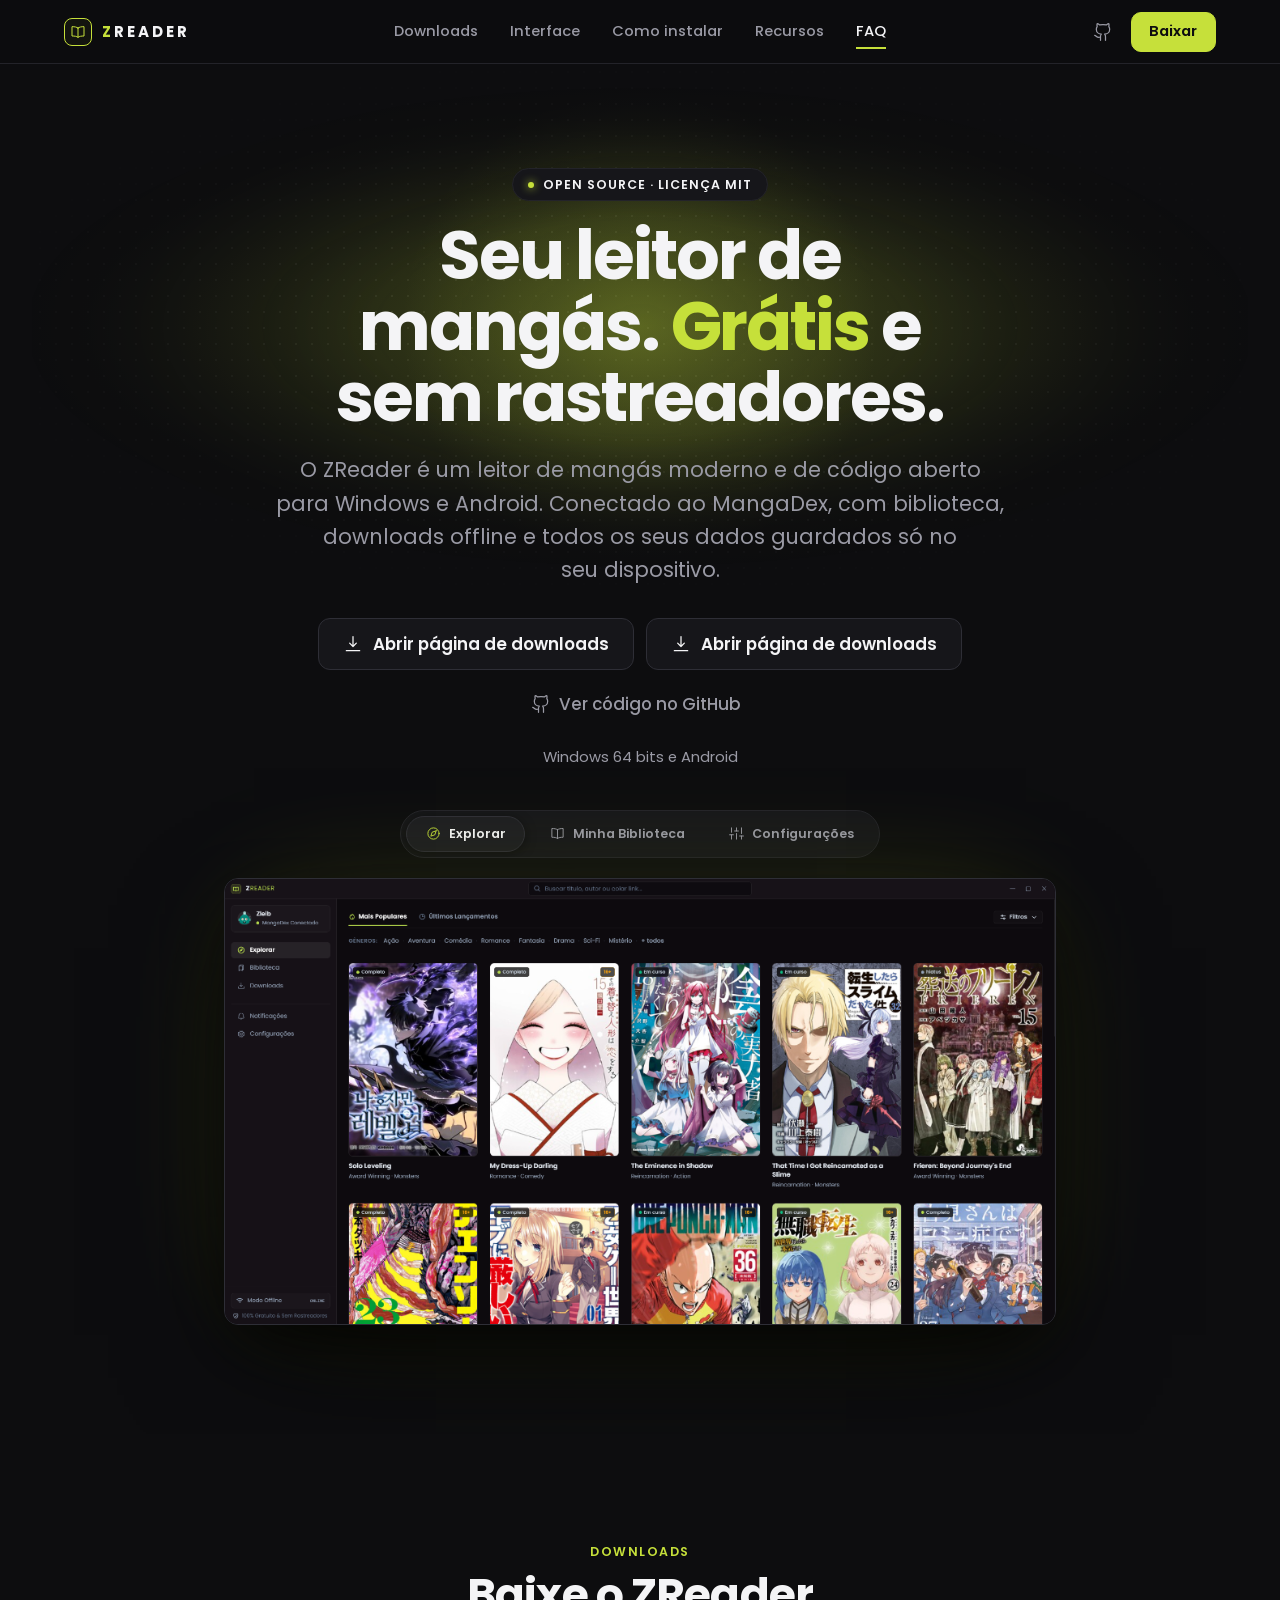
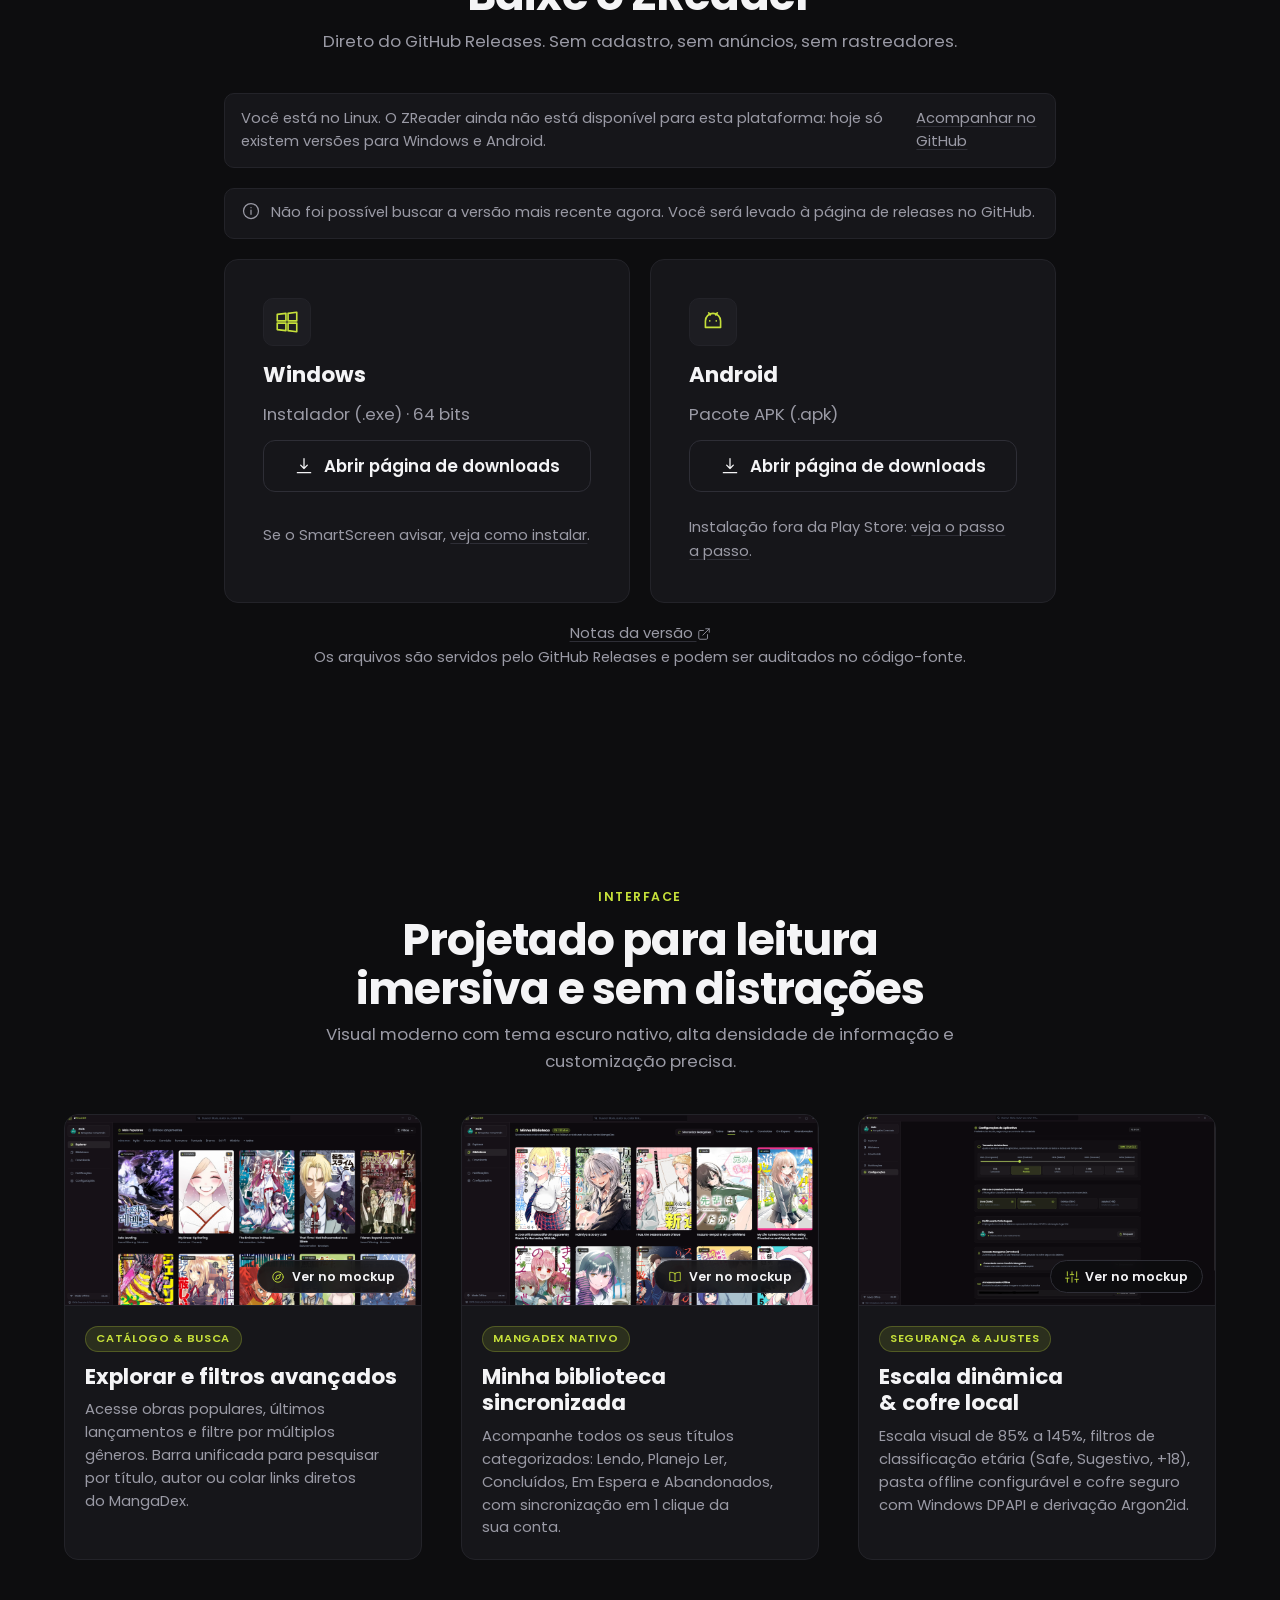
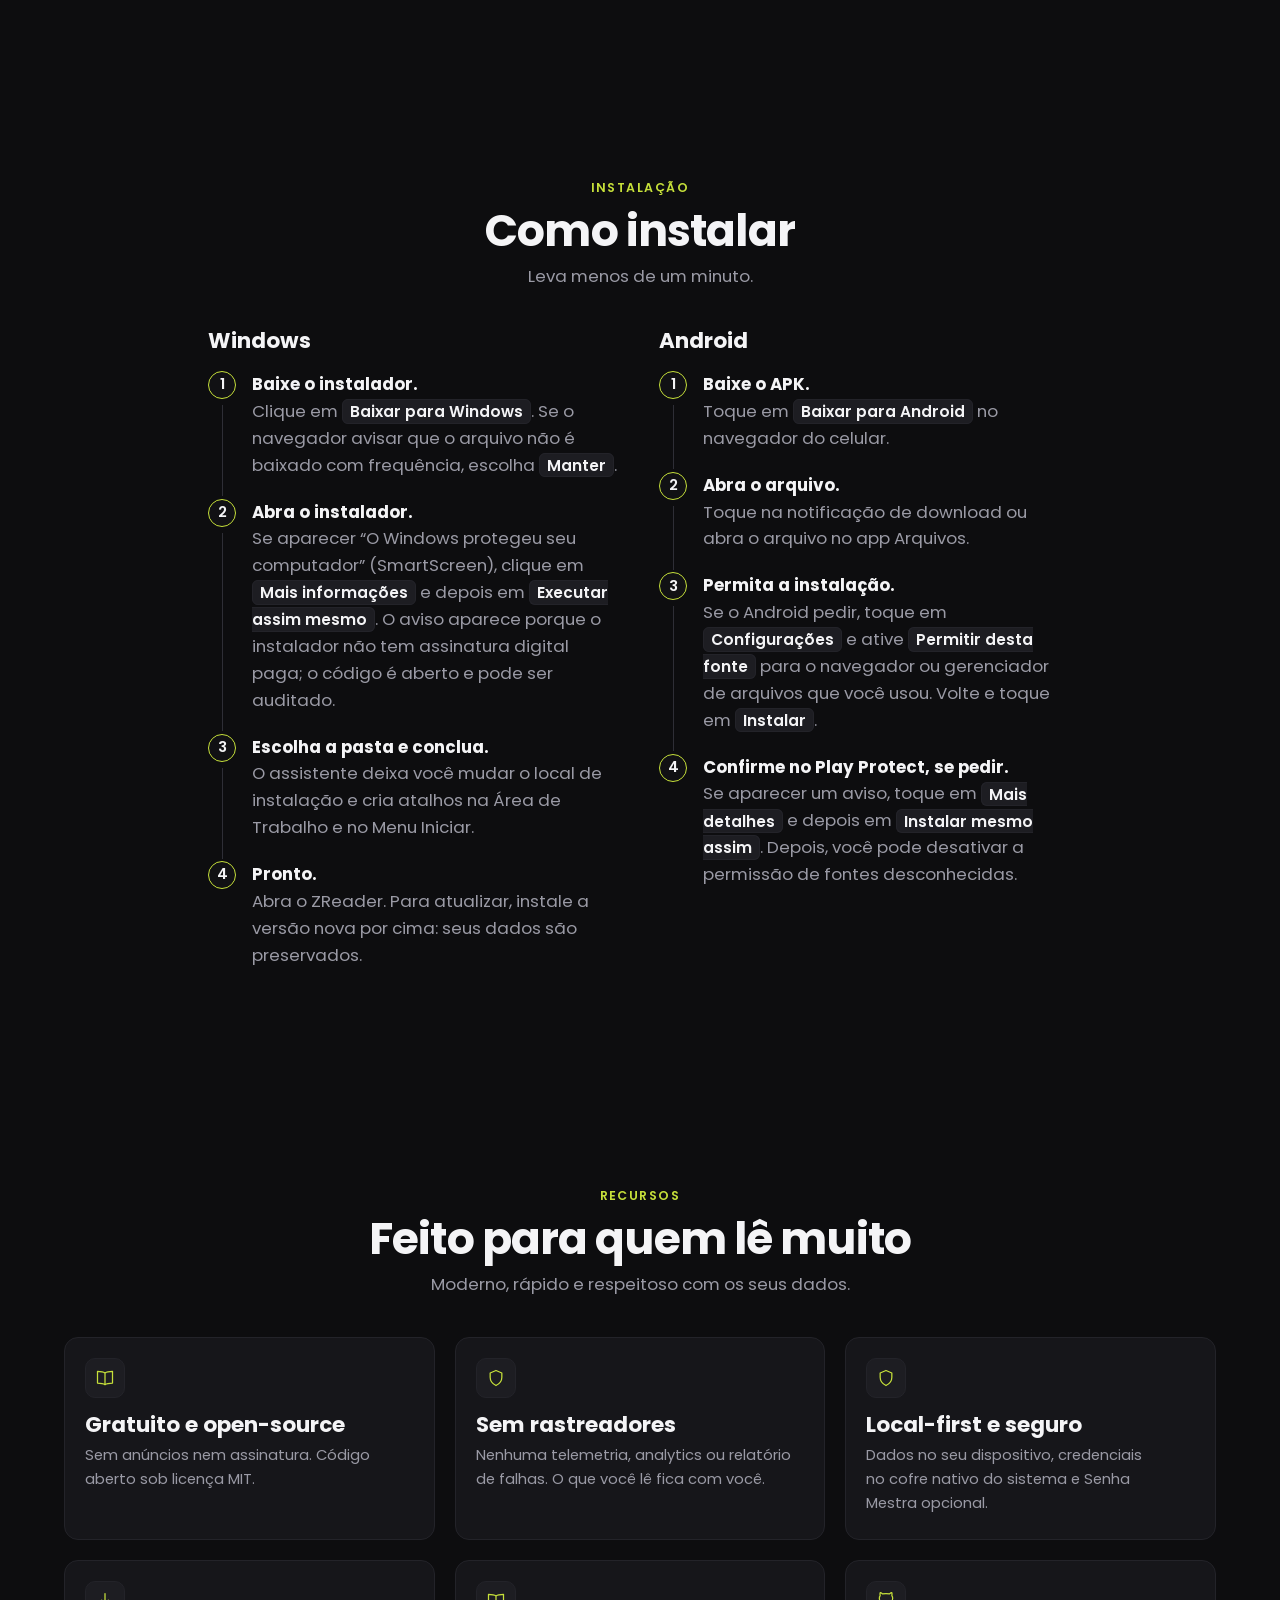
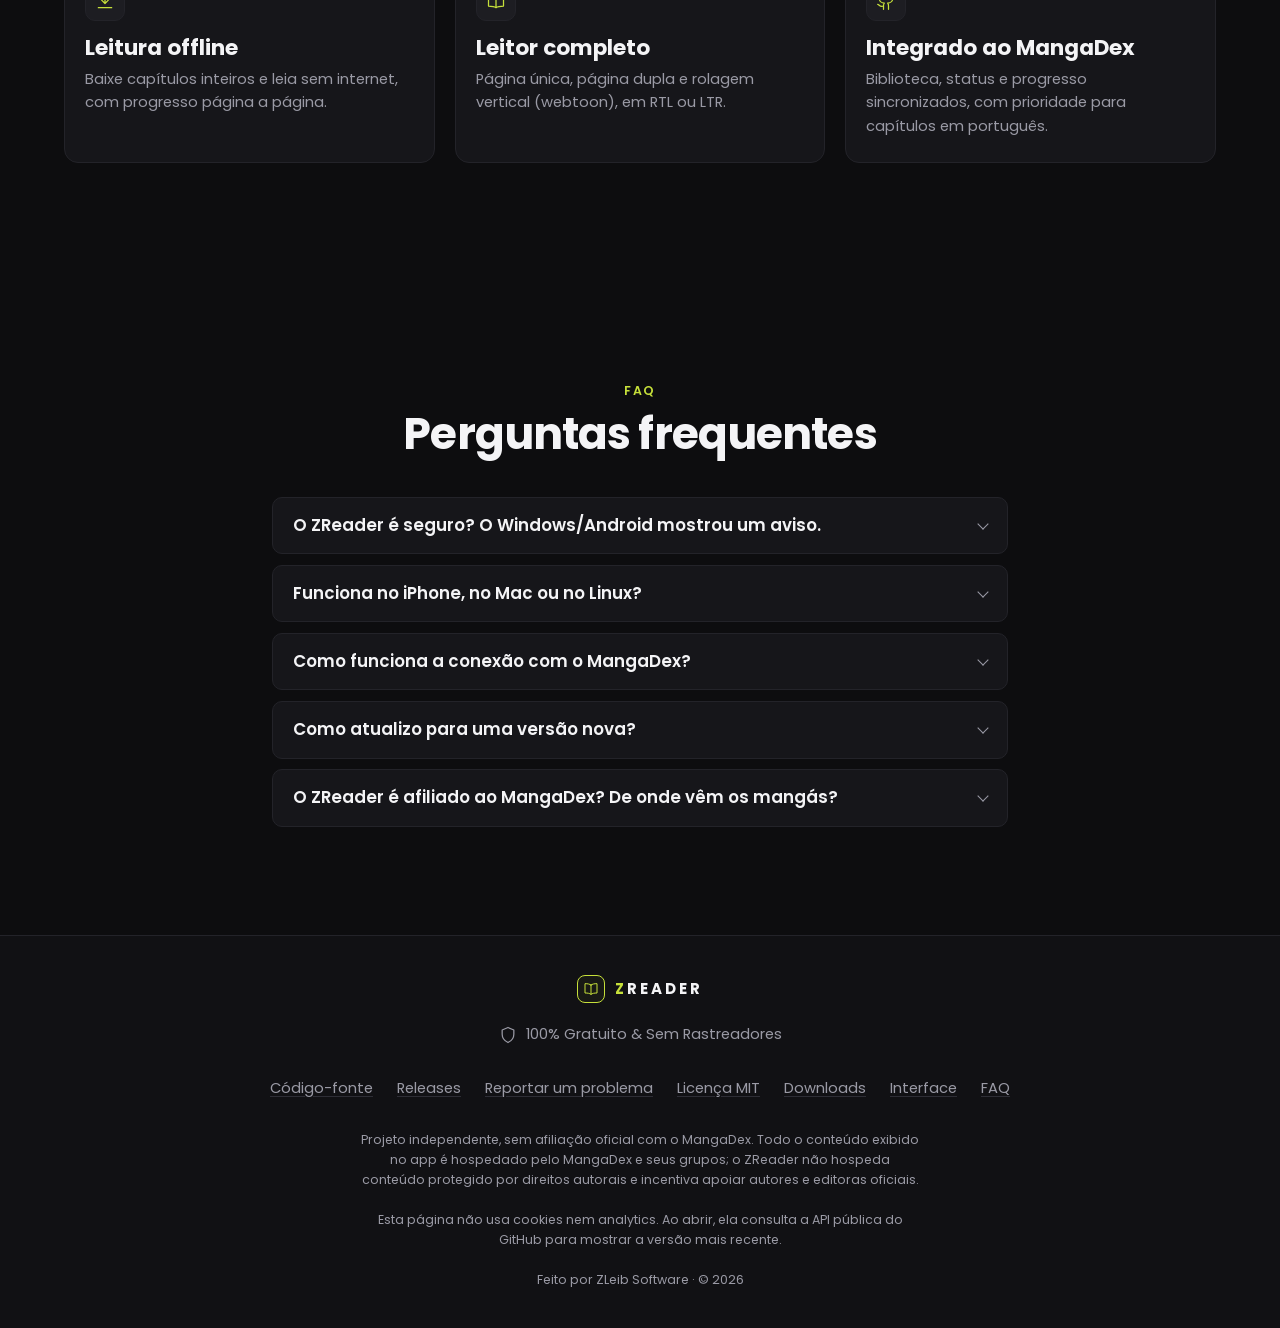
<file: index.html>
<!doctype html>
<html lang="pt-BR">
<head>
<meta charset="utf-8">
<meta name="viewport" content="width=device-width, initial-scale=1, viewport-fit=cover">
<title>ZReader — Leitor de mangás grátis para Windows e Android</title>
<meta name="description" content="Baixe o ZReader: leitor de mangás open-source, local-first e sem rastreadores, integrado ao MangaDex. Instalador para Windows e APK para Android.">
<meta name="theme-color" content="#0d0d0f">
<meta name="color-scheme" content="dark">
<link rel="canonical" href="https://zleibreader.vercel.app/">

<!-- Open Graph / Facebook -->
<meta property="og:type" content="website">
<meta property="og:locale" content="pt_BR">
<meta property="og:site_name" content="ZReader">
<meta property="og:title" content="ZReader — Leitor de mangás grátis para Windows e Android">
<meta property="og:description" content="Baixe o ZReader: leitor de mangás open-source, local-first e sem rastreadores, integrado ao MangaDex. Instalador para Windows e APK para Android.">
<meta property="og:url" content="https://zleibreader.vercel.app/">
<meta property="og:image" content="https://zleibreader.vercel.app/assets/img/og.svg">
<meta property="og:image:width" content="1200">
<meta property="og:image:height" content="630">
<meta property="og:image:alt" content="Prévia visual do ZReader: leitor de mangás grátis para Windows e Android">

<!-- Twitter Cards -->
<meta name="twitter:card" content="summary_large_image">
<meta name="twitter:title" content="ZReader — Leitor de mangás grátis para Windows e Android">
<meta name="twitter:description" content="Baixe o ZReader: leitor de mangás open-source, local-first e sem rastreadores, integrado ao MangaDex.">
<meta name="twitter:image" content="https://zleibreader.vercel.app/assets/img/og.svg">

<!-- Favicon -->
<link rel="icon" href="assets/img/favicon.svg" type="image/svg+xml">

<!-- Preload de Fontes Self-Hosted (pesos 400 e 700) -->
<link rel="preload" href="assets/fonts/poppins-latin-400-normal.woff2" as="font" type="font/woff2" crossorigin>
<link rel="preload" href="assets/fonts/poppins-latin-700-normal.woff2" as="font" type="font/woff2" crossorigin>

<!-- Folha de Estilos e Módulos JavaScript -->
<link rel="stylesheet" href="assets/css/style.css">
<link rel="modulepreload" href="assets/js/main.js">
<link rel="modulepreload" href="assets/js/platform.js">
<link rel="modulepreload" href="assets/js/release.js">
<link rel="modulepreload" href="assets/js/mock.js">
<link rel="modulepreload" href="assets/js/ui.js">
<script type="module" src="assets/js/main.js"></script>

<!-- JSON-LD Estruturado -->
<script type="application/ld+json">
{
  "@context": "https://schema.org",
  "@type": "SoftwareApplication",
  "name": "ZReader",
  "applicationCategory": "EntertainmentApplication",
  "operatingSystem": "Windows, Android",
  "description": "Leitor de mangás desktop e mobile moderno, local-first e seguro, que consome a API oficial v5 do MangaDex.",
  "offers": {
    "@type": "Offer",
    "price": "0",
    "priceCurrency": "BRL"
  },
  "license": "https://opensource.org/licenses/MIT",
  "downloadUrl": "https://github.com/zleib-software/ZReader/releases/latest",
  "codeRepository": "https://github.com/zleib-software/ZReader"
}
</script>
</head>
<body>
<div id="top"></div>
<a class="skip" href="#main">Pular para o conteúdo</a>

<!-- Faixa para navegadores embutidos (WebViews) -->
<aside class="strip" id="in-app-banner" hidden>
  <svg class="i" aria-hidden="true"><use href="#i-info"/></svg>
  <span>Para baixar, abra esta página no Chrome ou no Safari.</span>
  <button type="button" class="btn-copy" data-copy-link>Copiar link</button>
  <button type="button" class="btn-copy" data-dismiss-banner aria-label="Fechar aviso">✕</button>
</aside>

<header class="hdr"><div class="wrap">
  <a class="logo" href="#top" aria-label="ZReader, início">
    <span class="logo__mark"><svg class="i" aria-hidden="true"><use href="#i-book"/></svg></span>
    <span><b>Z</b>READER</span>
  </a>
  <nav class="nav" aria-label="Principal">
    <a href="#downloads">Downloads</a>
    <a href="#interface">Interface</a>
    <a href="#como-instalar">Como instalar</a>
    <a href="#recursos">Recursos</a>
    <a href="#faq">FAQ</a>
  </nav>
  <div class="hdr__r">
    <a class="iconbtn" href="https://github.com/zleib-software/ZReader" target="_blank" rel="noopener noreferrer" aria-label="Código-fonte no GitHub">
      <svg class="i" aria-hidden="true"><use href="#i-gh"/></svg>
    </a>
    <a class="btn btn--sm btn--pri" href="#downloads">Baixar</a>
  </div>
</div></header>

<noscript>
  <p class="strip">Ative o JavaScript para ver a versão mais recente. Você ainda pode baixar direto em <a href="https://github.com/zleib-software/ZReader/releases/latest">GitHub Releases</a>.</p>
</noscript>

<main id="main">
<!-- Hero -->
<section class="hero" aria-labelledby="h1"><div class="wrap">
  <p class="pill" data-in="1"><span class="dot dot--pulse"></span><span data-bind="status">Open source · Licença MIT</span></p>
  <h1 id="h1" data-in="2">Seu leitor de mangás. <span class="acc">Grátis</span> e sem rastreadores.</h1>
  <p class="lead" data-in="3">O ZReader é um leitor de mangás moderno e de código aberto para Windows e Android. Conectado ao MangaDex, com biblioteca, downloads offline e todos os seus dados guardados só no seu dispositivo.</p>
  <div class="cta" data-in="4">
    <a class="btn" data-dl="windows" href="https://github.com/zleib-software/ZReader/releases/latest">
      <svg class="i" aria-hidden="true"><use href="#i-dl"/></svg>
      <span class="btn__t">Baixar para Windows</span>
    </a>
    <a class="btn" data-dl="android" href="https://github.com/zleib-software/ZReader/releases/latest">
      <svg class="i" aria-hidden="true"><use href="#i-dl"/></svg>
      <span class="btn__t">Baixar para Android</span>
    </a>
    <a class="link" href="https://github.com/zleib-software/ZReader" target="_blank" rel="noopener noreferrer">
      <svg class="i" aria-hidden="true"><use href="#i-gh"/></svg>Ver código no GitHub<span class="sr"> (abre em nova aba)</span>
    </a>
  </div>
  <p class="meta" data-in="5">
    <span data-meta><span class="sk" data-bind="version"></span> · <time class="sk" data-bind="date"></time> · <span class="sk" data-size="auto"></span><br></span>
    Windows 64 bits e Android
  </p>

  <!-- Abas de Telas do Aplicativo -->
  <div class="mock-nav-tabs" role="tablist" aria-label="Alternar telas do aplicativo">
    <button type="button" class="mock-tab-btn is-active" id="tab-screen-explorar" data-mock-target="explorar" role="tab" aria-selected="true" aria-controls="panel-screen-explorar" tabindex="0">
      <svg class="i" aria-hidden="true"><use href="#i-compass"/></svg> <span>Explorar</span>
    </button>
    <button type="button" class="mock-tab-btn" id="tab-screen-biblioteca" data-mock-target="biblioteca" role="tab" aria-selected="false" aria-controls="panel-screen-biblioteca" tabindex="-1">
      <svg class="i" aria-hidden="true"><use href="#i-book"/></svg> <span>Minha Biblioteca</span>
    </button>
    <button type="button" class="mock-tab-btn" id="tab-screen-configuracoes" data-mock-target="configuracoes" role="tab" aria-selected="false" aria-controls="panel-screen-configuracoes" tabindex="-1">
      <svg class="i" aria-hidden="true"><use href="#i-sliders"/></svg> <span>Configurações</span>
    </button>
  </div>

  <!-- Mockup do Aplicativo com Prints Reais -->
  <div class="mock-stage">
    <div class="mock-float">
      <div class="mock-tilt">
        <div class="mock is-ready" role="region" aria-label="Pré-visualização da interface do ZReader">
          <div class="mock__screen is-active" id="panel-screen-explorar" data-screen="explorar" role="tabpanel" aria-labelledby="tab-screen-explorar">
            <img src="assets/img/app-explorar.png" alt="Interface do ZReader - Tela Explorar" width="1024" height="550" class="mock__img" loading="eager" decoding="async">
          </div>
          <div class="mock__screen" id="panel-screen-biblioteca" data-screen="biblioteca" role="tabpanel" aria-labelledby="tab-screen-biblioteca">
            <img src="assets/img/app-biblioteca.png" alt="Interface do ZReader - Minha Biblioteca" width="1024" height="551" class="mock__img" loading="lazy" decoding="async">
          </div>
          <div class="mock__screen" id="panel-screen-configuracoes" data-screen="configuracoes" role="tabpanel" aria-labelledby="tab-screen-configuracoes">
            <img src="assets/img/app-configuracoes.png" alt="Interface do ZReader - Configurações" width="1024" height="550" class="mock__img" loading="lazy" decoding="async">
          </div>
        </div>
      </div>
    </div>
  </div>
</div></section>

<!-- Downloads -->
<section id="downloads" aria-labelledby="h-dl"><div class="wrap">
  <div class="head reveal">
    <p class="eyebrow">Downloads</p>
    <h2 id="h-dl" tabindex="-1">Baixe o ZReader</h2>
    <p>Direto do GitHub Releases. Sem cadastro, sem anúncios, sem rastreadores.</p>
  </div>

  <p class="strip" id="unsupported" hidden>
    <span></span>
    <a href="https://github.com/zleib-software/ZReader" target="_blank" rel="noopener noreferrer">Acompanhar no GitHub</a>
  </p>

  <div role="status">
    <p class="note" id="note" hidden>
      <svg class="i" aria-hidden="true"><use href="#i-info"/></svg>
      <span><span data-bind="note"></span> <a data-when="empty" hidden href="https://github.com/zleib-software/ZReader" target="_blank" rel="noopener noreferrer">Acompanhar no GitHub</a></span>
    </p>
  </div>

  <div class="cards">
    <!-- Windows Card -->
    <article class="card card--windows reveal" data-card="windows" aria-busy="true">
      <span class="tag"><span class="dot"></span>Recomendado para o seu dispositivo</span>
      <span class="tile"><svg class="i i--lg" aria-hidden="true"><use href="#i-win"/></svg></span>
      <h3>Windows</h3>
      <p class="muted">Instalador (.exe) · 64 bits</p>
      <a class="btn" data-dl="windows" href="https://github.com/zleib-software/ZReader/releases/latest">
        <svg class="i" aria-hidden="true"><use href="#i-dl"/></svg>
        <span class="btn__t">Baixar para Windows</span>
      </a>
      <div class="sub-links">
        <a id="link-win-portable" href="#" hidden>Versão portátil (.exe)</a>
        <a id="link-win-zip" href="#" hidden>Pacote .zip</a>
      </div>
      <p class="meta"><span data-meta><span class="sk" data-bind="version"></span> · <time class="sk" data-bind="date"></time> · <span class="sk" data-size="windows"></span></span></p>
      <p class="note-s">Se o SmartScreen avisar, <a href="#como-instalar">veja como instalar</a>.</p>

      <!-- Verificação de integridade Windows -->
      <details id="integrity-windows" class="details-box" hidden>
        <summary>Verificar integridade (SHA-256)</summary>
        <div class="details-content">
          <div class="hash-line">
            <code id="hash-win"></code>
            <button type="button" class="btn-copy" data-copy="#hash-win">Copiar</button>
          </div>
          <p class="cmd-check"></p>
        </div>
      </details>
    </article>

    <!-- Android Card -->
    <article class="card card--android reveal" data-card="android" aria-busy="true">
      <span class="tag"><span class="dot"></span>Recomendado para o seu dispositivo</span>
      <span class="tile"><svg class="i i--lg" aria-hidden="true"><use href="#i-and"/></svg></span>
      <h3>Android</h3>
      <p class="muted">Pacote APK (.apk)</p>
      <a class="btn" data-dl="android" href="https://github.com/zleib-software/ZReader/releases/latest">
        <svg class="i" aria-hidden="true"><use href="#i-dl"/></svg>
        <span class="btn__t">Baixar para Android</span>
      </a>
      <p class="meta"><span data-meta><span class="sk" data-bind="version"></span> · <time class="sk" data-bind="date"></time> · <span class="sk" data-size="android"></span></span></p>
      <p class="note-s">Instalação fora da Play Store: <a href="#como-instalar">veja o passo a passo</a>.</p>

      <!-- Verificação de integridade Android -->
      <details id="integrity-android" class="details-box" hidden>
        <summary>Verificar integridade (SHA-256)</summary>
        <div class="details-content">
          <div class="hash-line">
            <code id="hash-and"></code>
            <button type="button" class="btn-copy" data-copy="#hash-and">Copiar</button>
          </div>
          <p class="cmd-check"></p>
        </div>
      </details>
    </article>
  </div>

  <!-- Outros Arquivos Desta Versão -->
  <details id="other-files" class="details-box other-files-box" hidden>
    <summary>Outros arquivos desta versão</summary>
    <ul class="other-list" id="other-files-list"></ul>
  </details>

  <p class="foot">
    <a data-bind="notes" href="https://github.com/zleib-software/ZReader/releases" target="_blank" rel="noopener noreferrer">
      Notas da versão <svg class="i" style="display:inline-block;width:14px;height:14px;vertical-align:middle;" aria-hidden="true"><use href="#i-ext"/></svg>
      <span class="sr">(abre em nova aba)</span>
    </a><br>
    Os arquivos são servidos pelo GitHub Releases e podem ser auditados no código-fonte.
  </p>
</div></section>

<!-- Interface do Aplicativo com Prints Reais -->
<section id="interface" aria-labelledby="h-ui"><div class="wrap">
  <div class="head reveal">
    <p class="eyebrow">Interface</p>
    <h2 id="h-ui" tabindex="-1">Projetado para leitura imersiva e sem distrações</h2>
    <p>Visual moderno com tema escuro nativo, alta densidade de informação e customização precisa.</p>
  </div>

  <div class="screens-grid">
    <!-- Card 1: Explorar -->
    <article class="screen-card reveal">
      <div class="screen-card__media">
        <img src="assets/img/app-explorar.png" alt="Tela de exploração do ZReader com lançamentos e categorias" width="1024" height="550" loading="lazy" decoding="async">
        <button type="button" class="screen-card__btn" data-switch-mock="explorar">
          <svg class="i" aria-hidden="true"><use href="#i-compass"/></svg>
          <span>Ver no mockup</span>
        </button>
      </div>
      <div class="screen-card__body">
        <span class="screen-card__badge">Catálogo &amp; Busca</span>
        <h3>Explorar e filtros avançados</h3>
        <p>Acesse obras populares, últimos lançamentos e filtre por múltiplos gêneros. Barra unificada para pesquisar por título, autor ou colar links diretos do MangaDex.</p>
      </div>
    </article>

    <!-- Card 2: Minha Biblioteca -->
    <article class="screen-card reveal">
      <div class="screen-card__media">
        <img src="assets/img/app-biblioteca.png" alt="Tela da biblioteca de mangás do ZReader com status de leitura" width="1024" height="551" loading="lazy" decoding="async">
        <button type="button" class="screen-card__btn" data-switch-mock="biblioteca">
          <svg class="i" aria-hidden="true"><use href="#i-book"/></svg>
          <span>Ver no mockup</span>
        </button>
      </div>
      <div class="screen-card__body">
        <span class="screen-card__badge">MangaDex Nativo</span>
        <h3>Minha biblioteca sincronizada</h3>
        <p>Acompanhe todos os seus títulos categorizados: Lendo, Planejo Ler, Concluídos, Em Espera e Abandonados, com sincronização em 1 clique da sua conta.</p>
      </div>
    </article>

    <!-- Card 3: Configurações & Segurança -->
    <article class="screen-card reveal">
      <div class="screen-card__media">
        <img src="assets/img/app-configuracoes.png" alt="Configurações do ZReader com escala de interface e cofre seguro" width="1024" height="550" loading="lazy" decoding="async">
        <button type="button" class="screen-card__btn" data-switch-mock="configuracoes">
          <svg class="i" aria-hidden="true"><use href="#i-sliders"/></svg>
          <span>Ver no mockup</span>
        </button>
      </div>
      <div class="screen-card__body">
        <span class="screen-card__badge">Segurança &amp; Ajustes</span>
        <h3>Escala dinâmica &amp; cofre local</h3>
        <p>Escala visual de 85% a 145%, filtros de classificação etária (Safe, Sugestivo, +18), pasta offline configurável e cofre seguro com Windows DPAPI e derivação Argon2id.</p>
      </div>
    </article>
  </div>
</div></section>

<!-- Como instalar -->
<section id="como-instalar" aria-labelledby="h-in"><div class="wrap">
  <div class="head reveal">
    <p class="eyebrow">Instalação</p>
    <h2 id="h-in" tabindex="-1">Como instalar</h2>
    <p>Leva menos de um minuto.</p>
  </div>

  <!-- Abas WAI-ARIA no mobile (< 768px) -->
  <div class="tablist-wrap">
    <div class="tablist" role="tablist" aria-label="Plataforma para instalação">
      <div class="tab-indicator"></div>
      <button type="button" class="tab-btn" role="tab" id="tab-windows" aria-controls="panel-windows" aria-selected="true" tabindex="0">
        <svg class="i" aria-hidden="true"><use href="#i-win"/></svg> Windows
      </button>
      <button type="button" class="tab-btn" role="tab" id="tab-android" aria-controls="panel-android" aria-selected="false" tabindex="-1">
        <svg class="i" aria-hidden="true"><use href="#i-and"/></svg> Android
      </button>
    </div>
  </div>

  <div class="cols">
    <!-- Coluna Windows -->
    <div class="reveal" role="tabpanel" id="panel-windows" aria-labelledby="tab-windows">
      <h3>Windows</h3>
      <ol class="steps">
        <li><b>Baixe o instalador.</b> Clique em <kbd>Baixar para Windows</kbd>. Se o navegador avisar que o arquivo não é baixado com frequência, escolha <kbd>Manter</kbd>.</li>
        <li><b>Abra o instalador.</b> Se aparecer “O Windows protegeu seu computador” (SmartScreen), clique em <kbd>Mais informações</kbd> e depois em <kbd>Executar assim mesmo</kbd>. O aviso aparece porque o instalador não tem assinatura digital paga; o código é aberto e pode ser auditado.</li>
        <li><b>Escolha a pasta e conclua.</b> O assistente deixa você mudar o local de instalação e cria atalhos na Área de Trabalho e no Menu Iniciar.</li>
        <li><b>Pronto.</b> Abra o ZReader. Para atualizar, instale a versão nova por cima: seus dados são preservados.</li>
      </ol>
    </div>

    <!-- Coluna Android -->
    <div class="reveal" role="tabpanel" id="panel-android" aria-labelledby="tab-android">
      <h3>Android</h3>
      <ol class="steps">
        <li><b>Baixe o APK.</b> Toque em <kbd>Baixar para Android</kbd> no navegador do celular.</li>
        <li><b>Abra o arquivo.</b> Toque na notificação de download ou abra o arquivo no app Arquivos.</li>
        <li><b>Permita a instalação.</b> Se o Android pedir, toque em <kbd>Configurações</kbd> e ative <kbd>Permitir desta fonte</kbd> para o navegador ou gerenciador de arquivos que você usou. Volte e toque em <kbd>Instalar</kbd>.</li>
        <li><b>Confirme no Play Protect, se pedir.</b> Se aparecer um aviso, toque em <kbd>Mais detalhes</kbd> e depois em <kbd>Instalar mesmo assim</kbd>. Depois, você pode desativar a permissão de fontes desconhecidas.</li>
      </ol>
    </div>
  </div>
</div></section>

<!-- Recursos -->
<section id="recursos" aria-labelledby="h-rec"><div class="wrap">
  <div class="head reveal">
    <p class="eyebrow">Recursos</p>
    <h2 id="h-rec" tabindex="-1">Feito para quem lê muito</h2>
    <p>Moderno, rápido e respeitoso com os seus dados.</p>
  </div>
  <div class="grid">
    <article class="feat reveal">
      <span class="tile tile--s"><svg class="i" aria-hidden="true"><use href="#i-book"/></svg></span>
      <h3>Gratuito e open-source</h3>
      <p>Sem anúncios nem assinatura. Código aberto sob licença MIT.</p>
    </article>
    <article class="feat reveal">
      <span class="tile tile--s"><svg class="i" aria-hidden="true"><use href="#i-shield"/></svg></span>
      <h3>Sem rastreadores</h3>
      <p>Nenhuma telemetria, analytics ou relatório de falhas. O que você lê fica com você.</p>
    </article>
    <article class="feat reveal">
      <span class="tile tile--s"><svg class="i" aria-hidden="true"><use href="#i-shield"/></svg></span>
      <h3>Local-first e seguro</h3>
      <p>Dados no seu dispositivo, credenciais no cofre nativo do sistema e Senha Mestra opcional.</p>
    </article>
    <article class="feat reveal">
      <span class="tile tile--s"><svg class="i" aria-hidden="true"><use href="#i-dl"/></svg></span>
      <h3>Leitura offline</h3>
      <p>Baixe capítulos inteiros e leia sem internet, com progresso página a página.</p>
    </article>
    <article class="feat reveal">
      <span class="tile tile--s"><svg class="i" aria-hidden="true"><use href="#i-book"/></svg></span>
      <h3>Leitor completo</h3>
      <p>Página única, página dupla e rolagem vertical (webtoon), em RTL ou LTR.</p>
    </article>
    <article class="feat reveal">
      <span class="tile tile--s"><svg class="i" aria-hidden="true"><use href="#i-gh"/></svg></span>
      <h3>Integrado ao MangaDex</h3>
      <p>Biblioteca, status e progresso sincronizados, com prioridade para capítulos em português.</p>
    </article>
  </div>
</div></section>

<!-- FAQ -->
<section id="faq" aria-labelledby="h-faq"><div class="wrap wrap--s">
  <div class="head reveal">
    <p class="eyebrow">FAQ</p>
    <h2 id="h-faq" tabindex="-1">Perguntas frequentes</h2>
  </div>
  <div class="faq reveal">
    <details name="faq">
      <summary>O ZReader é seguro? O Windows/Android mostrou um aviso.</summary>
      <p>Os avisos aparecem porque o app é independente, não tem assinatura digital paga e não está em lojas oficiais. O código é aberto (MIT) e você pode conferir o SHA-256 dos arquivos na seção Downloads. Baixe sempre por esta página ou direto do GitHub Releases.</p>
    </details>
    <details name="faq">
      <summary>Funciona no iPhone, no Mac ou no Linux?</summary>
      <p>Ainda não. Hoje existem versões para Windows (64 bits) e Android. Acompanhe o repositório no GitHub para novidades.</p>
    </details>
    <details name="faq">
      <summary>Como funciona a conexão com o MangaDex?</summary>
      <p>O ZReader usa a API oficial do MangaDex. Para sincronizar biblioteca e progresso, você conecta sua conta com um Personal Client criado por você no MangaDex; as credenciais ficam criptografadas no seu dispositivo.</p>
    </details>
    <details name="faq">
      <summary>Como atualizo para uma versão nova?</summary>
      <p>Baixe a versão mais recente nesta página e instale por cima. No Windows, seus dados são preservados.</p>
    </details>
    <details name="faq">
      <summary>O ZReader é afiliado ao MangaDex? De onde vêm os mangás?</summary>
      <p>Não há afiliação oficial. Todo o conteúdo exibido no app é hospedado pelo MangaDex e seus grupos; o ZReader não hospeda nem altera conteúdo protegido por direitos autorais. Sempre que possível, apoie os autores e as editoras oficiais.</p>
    </details>
  </div>
</div></section>
</main>

<!-- Rodapé -->
<footer class="ftr"><div class="wrap">
  <p class="logo">
    <span class="logo__mark"><svg class="i" aria-hidden="true"><use href="#i-book"/></svg></span>
    <span><b>Z</b>READER</span>
  </p>
  <p class="muted shield">
    <svg class="i" aria-hidden="true"><use href="#i-shield"/></svg>
    100% Gratuito &amp; Sem Rastreadores
  </p>
  <nav class="flinks" aria-label="Rodapé">
    <a href="https://github.com/zleib-software/ZReader" target="_blank" rel="noopener noreferrer">Código-fonte<span class="sr"> (abre em nova aba)</span></a>
    <a href="https://github.com/zleib-software/ZReader/releases" target="_blank" rel="noopener noreferrer">Releases<span class="sr"> (abre em nova aba)</span></a>
    <a href="https://github.com/zleib-software/ZReader/issues" target="_blank" rel="noopener noreferrer">Reportar um problema<span class="sr"> (abre em nova aba)</span></a>
    <a href="https://github.com/zleib-software/ZReader/blob/main/LICENSE" target="_blank" rel="noopener noreferrer">Licença MIT<span class="sr"> (abre em nova aba)</span></a>
    <a href="#downloads">Downloads</a>
    <a href="#interface">Interface</a>
    <a href="#faq">FAQ</a>
  </nav>
  <p class="legal">Projeto independente, sem afiliação oficial com o MangaDex. Todo o conteúdo exibido no app é hospedado pelo MangaDex e seus grupos; o ZReader não hospeda conteúdo protegido por direitos autorais e incentiva apoiar autores e editoras oficiais.</p>
  <p class="legal">Esta página não usa cookies nem analytics. Ao abrir, ela consulta a API pública do GitHub para mostrar a versão mais recente.</p>
  <p class="legal">Feito por ZLeib Software · © <span id="year">2026</span></p>
</div></footer>

<!-- Toast de status acessível -->
<div class="toast" id="toast" role="status" aria-live="polite"></div>

<!-- Sprite SVG Inline único (estilo Lucide: traço 1.5, cantos e pontas arredondadas) -->
<svg class="sprite" aria-hidden="true" focusable="false">
  <symbol id="i-dl" viewBox="0 0 24 24"><path d="M12 3v12m0 0 4-4m-4 4-4-4M4 20h16"/></symbol>
  <symbol id="i-book" viewBox="0 0 24 24"><path d="M12 6v14M12 6C10 4.5 7 4 3 4v14c4 0 7 .5 9 2 2-1.5 5-2 9-2V4c-4 0-7 .5-9 2z"/></symbol>
  <symbol id="i-shield" viewBox="0 0 24 24"><path d="M12 3 5 6v5c0 4.5 3 8 7 10 4-2 7-5.5 7-10V6z"/></symbol>
  <symbol id="i-info" viewBox="0 0 24 24"><circle cx="12" cy="12" r="9"/><path d="M12 11v5M12 8h.01"/></symbol>
  <symbol id="i-win" viewBox="0 0 24 24"><path d="m3 5 8-1v7H3zM13 4l8-1v8h-8zM3 13h8v7l-8-1zM13 13h8v8l-8-1z"/></symbol>
  <symbol id="i-and" viewBox="0 0 24 24"><path d="M5 17v-6a7 7 0 0 1 14 0v6zM9 11h.01M15 11h.01M8 3.5l1.5 2M16 3.5l-1.5 2"/></symbol>
  <symbol id="i-gh" viewBox="0 0 24 24"><path d="M15 22v-4a4.8 4.8 0 0 0-1-3.5c3 0 6-2 6-5.5.1-1.25-.3-2.5-1-3.5.3-1.15.3-2.35 0-3.5 0 0-1 0-3 1.5-2.64-.5-5.36-.5-8 0C6 2 5 2 5 2c-.3 1.15-.3 2.35 0 3.5A5.4 5.4 0 0 0 4 9c0 3.5 3 5.5 6 5.5-.4.5-.7 1.05-.85 1.65-.17.6-.22 1.23-.15 1.85v4M9 18c-4.5 2-5-2-7-2"/></symbol>
  <symbol id="i-search" viewBox="0 0 24 24"><circle cx="11" cy="11" r="7"/><path d="m21 21-4.3-4.3"/></symbol>
  <symbol id="i-compass" viewBox="0 0 24 24"><circle cx="12" cy="12" r="9"/><polygon points="16.24 7.76 14.12 14.12 7.76 16.24 9.88 9.88 16.24 7.76"/></symbol>
  <symbol id="i-clock" viewBox="0 0 24 24"><circle cx="12" cy="12" r="9"/><polyline points="12 6 12 12 16 14"/></symbol>
  <symbol id="i-flame" viewBox="0 0 24 24"><path d="M8.5 14.5A2.5 2.5 0 0 0 11 12c0-1.38-.5-2-1-3-1.072-2.143-.224-4.054 2-6 .5 2.5 2 4.9 4 6.5 2 1.6 3 3.5 3 5.5a7 7 0 1 1-14 0c0-1.153.433-2.294 1-3a2.5 2.5 0 0 0 2.5 2.5z"/></symbol>
  <symbol id="i-sliders" viewBox="0 0 24 24"><line x1="4" y1="21" x2="4" y2="14"/><line x1="4" y1="10" x2="4" y2="3"/><line x1="12" y1="21" x2="12" y2="12"/><line x1="12" y1="8" x2="12" y2="3"/><line x1="20" y1="21" x2="20" y2="16"/><line x1="20" y1="12" x2="20" y2="3"/><line x1="1" y1="14" x2="7" y2="14"/><line x1="9" y1="8" x2="15" y2="8"/><line x1="17" y1="16" x2="23" y2="16"/></symbol>
  <symbol id="i-chevron-down" viewBox="0 0 24 24"><polyline points="6 9 12 15 18 9"/></symbol>
  <symbol id="i-check" viewBox="0 0 24 24"><polyline points="20 6 9 17 4 12"/></symbol>
  <symbol id="i-ext" viewBox="0 0 24 24"><path d="M18 13v6a2 2 0 0 1-2 2H5a2 2 0 0 1-2-2V8a2 2 0 0 1 2-2h6"/><polyline points="15 3 21 3 21 9"/><line x1="10" y1="14" x2="21" y2="3"/></symbol>
  <symbol id="i-wifi" viewBox="0 0 24 24"><path d="M5 12.55a11 11 0 0 1 14.08 0M1.42 9a16 16 0 0 1 21.16 0M8.53 16.11a6 6 0 0 1 6.95 0M12 20h.01"/></symbol>
</svg>
</body>
</html>
</file>
<file: assets/css/style.css>
/* ==========================================================================
   ZReader — Página oficial de download (Ultra-fluida, Vercel, Sem build)
   Tokens idênticos ao aplicativo desktop/mobile.
   ========================================================================== */

/* 1. FONTES SELF-HOSTED (Poppins Latin pesos 400, 500, 600, 700) */
@font-face {
  font-family: 'Poppins';
  font-style: normal;
  font-weight: 400;
  font-display: swap;
  src: url('../fonts/poppins-latin-400-normal.woff2') format('woff2');
  unicode-range: U+0000-00FF, U+0131, U+0152-0153, U+02BB-02BC, U+02C6, U+02DA, U+02DC, U+0304, U+0308, U+0329, U+2000-206F, U+20AC, U+2122, U+2191, U+2193, U+2212, U+2215, U+FEFF, U+FFFD;
}
@font-face {
  font-family: 'Poppins';
  font-style: normal;
  font-weight: 500;
  font-display: swap;
  src: url('../fonts/poppins-latin-500-normal.woff2') format('woff2');
  unicode-range: U+0000-00FF, U+0131, U+0152-0153, U+02BB-02BC, U+02C6, U+02DA, U+02DC, U+0304, U+0308, U+0329, U+2000-206F, U+20AC, U+2122, U+2191, U+2193, U+2212, U+2215, U+FEFF, U+FFFD;
}
@font-face {
  font-family: 'Poppins';
  font-style: normal;
  font-weight: 600;
  font-display: swap;
  src: url('../fonts/poppins-latin-600-normal.woff2') format('woff2');
  unicode-range: U+0000-00FF, U+0131, U+0152-0153, U+02BB-02BC, U+02C6, U+02DA, U+02DC, U+0304, U+0308, U+0329, U+2000-206F, U+20AC, U+2122, U+2191, U+2193, U+2212, U+2215, U+FEFF, U+FFFD;
}
@font-face {
  font-family: 'Poppins';
  font-style: normal;
  font-weight: 700;
  font-display: swap;
  src: url('../fonts/poppins-latin-700-normal.woff2') format('woff2');
  unicode-range: U+0000-00FF, U+0131, U+0152-0153, U+02BB-02BC, U+02C6, U+02DA, U+02DC, U+0304, U+0308, U+0329, U+2000-206F, U+20AC, U+2122, U+2191, U+2193, U+2212, U+2215, U+FEFF, U+FFFD;
}
/* Poppins Fallback calibrada visualmente para eliminar CLS */
@font-face {
  font-family: "Poppins Fallback";
  src: local("Arial");
  size-adjust: 112%;
  ascent-override: 93%;
  descent-override: 31%;
  line-gap-override: 8%;
}

@layer reset, tokens, base, layout, components, utilities, motion;

@layer reset {
  *, ::before, ::after {
    box-sizing: border-box;
    margin: 0;
  }
  svg { display: block; }
  ol, ul { list-style: none; padding: 0; }
  [hidden] { display: none !important; }
}

@layer tokens {
  :root {
    /* Cores fiéis ao app (ajuste com conta-gotas no app) */
    --bg-0: #0d0d0f;
    --bg-1: #111114;
    --bg-2: #16161a;
    --bg-3: #1d1d22;
    --line: #232329;
    --line-strong: #2e2e36;
    --text: #f4f4f6;
    --text-2: #9a9aa5;
    --text-3: #6b6b76; /* Somente no mockup decorativo */
    --accent: #c6e03a;
    --accent-hover: #d7ee52;
    --accent-ink: #0d0d0f;
    --accent-soft: rgba(198, 224, 58, 0.12);
    --accent-glow: rgba(198, 224, 58, 0.30);
    --warn: #f5a524;
    --warn-soft: rgba(245, 165, 36, 0.14);
    --danger: #ff6b6b;

    /* Escala fluida estritamente com clamp(), sem quebras abruptas */
    --fs-xs: clamp(0.72rem, 0.70rem + 0.10vw, 0.78rem);
    --fs-sm: clamp(0.84rem, 0.81rem + 0.14vw, 0.92rem);
    --fs-md: clamp(0.95rem, 0.91rem + 0.18vw, 1.05rem);
    --fs-lead: clamp(1.05rem, 0.95rem + 0.50vw, 1.30rem);
    --fs-h3: clamp(1.10rem, 1.02rem + 0.40vw, 1.35rem);
    --fs-h2: clamp(1.75rem, 1.20rem + 2.40vw, 2.75rem);
    --fs-h1: clamp(2.25rem, 1.10rem + 5.00vw, 4.25rem);

    /* Espaçamentos e dimensões fluidas */
    --gutter: clamp(1.00rem, 0.50rem + 2.50vw, 2.00rem);
    --section-y: clamp(3.50rem, 2.00rem + 6.00vw, 7.50rem);
    --gap-s: clamp(0.50rem, 0.40rem + 0.40vw, 0.75rem);
    --gap-m: clamp(0.75rem, 0.50rem + 1.00vw, 1.25rem);
    --gap-l: clamp(1.25rem, 0.80rem + 2.00vw, 2.50rem);
    --container: min(100% - 2 * var(--gutter), 72rem);
    --header-h: clamp(3.50rem, 3.20rem + 1.00vw, 4.25rem);

    /* Raios e transições */
    --r-sm: 6px;
    --r-md: 10px;
    --r-lg: 14px;
    --r-xl: 20px;
    --r-pill: 999px;

    --ease-out: cubic-bezier(0.22, 1, 0.36, 1);
    --ease-in-out: cubic-bezier(0.65, 0, 0.35, 1);
    --ease-spring: cubic-bezier(0.34, 1.56, 0.64, 1);
    --dur-1: 120ms;
    --dur-2: 200ms;
    --dur-3: 360ms;
    --dur-4: 640ms;
    --dur-5: 900ms;

    --z-header: 50;
    --z-toast: 80;
    --z-skip: 100;

    /* Variáveis do Mockup (Prints reais 1024x550) */
    --mock-w: 1024;
    --mock-h: 550;
    --mock-scale: 1;
  }
}

@layer base {
  html {
    color-scheme: dark;
    background: var(--bg-0);
    scroll-padding-top: calc(var(--header-h) + 1rem);
    -webkit-text-size-adjust: 100%;
    scrollbar-width: thin;
    scrollbar-color: var(--line-strong) transparent;
  }
  body {
    font: 400 var(--fs-md)/1.6 "Poppins", "Poppins Fallback", system-ui, sans-serif;
    color: var(--text);
    background: var(--bg-0);
    -webkit-font-smoothing: antialiased;
    -moz-osx-font-smoothing: grayscale;
    -webkit-tap-highlight-color: transparent;
    overflow-x: clip;
  }
  ::-webkit-scrollbar { width: 8px; height: 8px; }
  ::-webkit-scrollbar-thumb { background: var(--line-strong); border-radius: 8px; }
  ::selection { background: var(--accent-soft); color: var(--text); }
  a { color: inherit; text-decoration: none; touch-action: manipulation; }
  :focus-visible { outline: 2px solid var(--accent); outline-offset: 3px; }

  h1, h2, h3 { font-weight: 700; text-wrap: balance; }
  p { text-wrap: pretty; }
  h1 { font-size: var(--fs-h1); line-height: 1.04; letter-spacing: -0.03em; }
  h2 { font-size: var(--fs-h2); line-height: 1.12; letter-spacing: -0.02em; }
  h3 { font-size: var(--fs-h3); line-height: 1.25; }

  .sr {
    position: absolute;
    width: 1px;
    height: 1px;
    padding: 0;
    margin: -1px;
    overflow: hidden;
    clip: rect(0, 0, 0, 0);
    white-space: nowrap;
    border: 0;
  }
  .sprite { position: absolute; width: 0; height: 0; overflow: hidden; }
  .skip {
    position: fixed;
    left: 1rem;
    top: -4rem;
    z-index: var(--z-skip);
    padding: 0.6rem 1rem;
    background: var(--accent);
    color: var(--accent-ink);
    border-radius: var(--r-md);
    font-weight: 600;
    transition: top var(--dur-2) var(--ease-out);
  }
  .skip:focus { top: 1rem; }
}

@layer layout {
  .wrap { width: var(--container); margin-inline: auto; }
  .wrap--s { width: min(100% - 2 * var(--gutter), 46rem); }
  section { padding-block: var(--section-y); }
  #top { position: absolute; top: 0; left: 0; width: 1px; height: 8px; pointer-events: none; }

  .head {
    max-width: 44rem;
    margin-inline: auto;
    text-align: center;
    margin-bottom: var(--gap-l);
  }
  .head p:last-child { color: var(--text-2); margin-top: 0.5rem; }
  .eyebrow {
    margin-bottom: 0.5rem;
    font-size: var(--fs-xs);
    font-weight: 600;
    letter-spacing: 0.12em;
    text-transform: uppercase;
    color: var(--accent);
  }

  /* Header Sticky */
  .hdr {
    position: sticky;
    top: 0;
    z-index: var(--z-header);
    height: calc(var(--header-h) + env(safe-area-inset-top, 0px));
    padding-top: env(safe-area-inset-top, 0px);
    background: var(--bg-0);
    border-bottom: 1px solid var(--line);
    transition: background-color var(--dur-2), border-color var(--dur-2);
  }
  .hdr .wrap {
    height: 100%;
    width: 100%;
    max-width: 72rem;
    padding-inline: 0.6rem;
    padding-left: max(0.6rem, env(safe-area-inset-left, 0px));
    padding-right: max(0.6rem, env(safe-area-inset-right, 0px));
    display: flex;
    justify-content: space-between;
    align-items: center;
  }
  @media (min-width: 768px) {
    .hdr .wrap {
      width: var(--container);
      padding-inline: 0;
      display: grid;
      grid-template-columns: 1fr auto 1fr;
    }
  }
  .hdr__r {
    justify-self: end;
    display: flex;
    align-items: center;
    gap: 0.35rem;
  }
  .nav {
    display: none;
    gap: clamp(1rem, 0.5rem + 2vw, 2rem);
    font-size: var(--fs-sm);
    font-weight: 500;
  }
  .nav a {
    position: relative;
    padding-block: 0.25rem;
    color: var(--text-2);
    transition: color var(--dur-1);
  }
  .nav a::after {
    content: "";
    position: absolute;
    bottom: -2px;
    left: 0;
    width: 100%;
    height: 2px;
    background: var(--accent);
    transform: scaleX(0);
    transform-origin: left;
    transition: transform var(--dur-2) var(--ease-out);
  }
  .nav a[aria-current="true"] { color: var(--text); }
  .nav a[aria-current="true"]::after { transform: scaleX(1); }

  @media (min-width: 768px) {
    .nav { display: flex; }
  }

  html.stuck .hdr {
    background: var(--bg-1);
    border-color: var(--line-strong);
    box-shadow: 0 4px 20px rgba(0, 0, 0, 0.5);
  }
  @supports (backdrop-filter: blur(1px)) {
    .hdr {
      background: rgba(13, 13, 15, 0.98);
      -webkit-backdrop-filter: blur(16px);
      backdrop-filter: blur(16px);
    }
    html.stuck .hdr {
      background: rgba(17, 17, 20, 0.98);
    }
  }
  @media (max-width: 767px) {
    .hdr {
      background: var(--bg-0) !important;
      border-bottom: 1px solid var(--line);
    }
    html.stuck .hdr {
      background: var(--bg-1) !important;
      border-color: var(--line-strong);
    }
  }

  /* Hero */
  .hero {
    position: relative;
    isolation: isolate;
    text-align: center;
    padding-block: clamp(2.5rem, 1rem + 8vw, 6.5rem) var(--section-y);
    overflow: hidden;
    --title-y: 200px;
    --title-h: 120px;
    --title-bottom: 260px;
  }
  .hero::before {
    content: "";
    position: absolute;
    top: 0;
    left: 50%;
    transform: translateX(-50%);
    width: min(100vw, 76rem);
    height: clamp(440px, 60vh, 640px);
    z-index: -1;
    pointer-events: none;
    background:
      radial-gradient(ellipse 65% 55% at 50% var(--title-y, 220px), rgba(198, 224, 58, 0.28) 0%, rgba(198, 224, 58, 0.13) 42%, rgba(198, 224, 58, 0.02) 70%, transparent 85%),
      radial-gradient(circle 340px at 50% var(--title-y, 210px), rgba(198, 224, 58, 0.20), transparent 70%),
      radial-gradient(rgba(255, 255, 255, 0.06) 1px, transparent 1.5px) 0 0 / 16px 16px;
    -webkit-mask-image: radial-gradient(ellipse 70% 65% at 50% var(--title-y, 230px), #000 30%, transparent 82%);
    mask-image: radial-gradient(ellipse 70% 65% at 50% var(--title-y, 230px), #000 30%, transparent 82%);
  }
  @media (max-width: 767px) {
    .hero::before {
      top: 0;
      left: 0;
      transform: none;
      width: 100%;
      height: 100%;
      background:
        radial-gradient(ellipse min(92vw, 440px) calc(var(--title-h, 120px) * 0.85) at 50% var(--title-y, 200px), rgba(198, 224, 58, 0.32) 0%, rgba(198, 224, 58, 0.15) 45%, rgba(198, 224, 58, 0.02) 75%, transparent 100%),
        radial-gradient(circle min(200px, 48vw) at 50% var(--title-y, 200px), rgba(198, 224, 58, 0.22) 0%, transparent 68%),
        radial-gradient(rgba(255, 255, 255, 0.05) 1px, transparent 1.5px) 0 0 / 14px 14px;
      -webkit-mask-image: radial-gradient(ellipse min(96vw, 460px) calc(var(--title-h, 120px) * 0.95) at 50% var(--title-y, 200px), #000 38%, transparent 92%);
      mask-image: radial-gradient(ellipse min(96vw, 460px) calc(var(--title-h, 120px) * 0.95) at 50% var(--title-y, 200px), #000 38%, transparent 92%);
    }
  }
  @media (max-height: 500px) {
    .hero { padding-top: 1rem; }
  }
  .hero .wrap { width: min(100% - 2 * var(--gutter), 52rem); }
  .lead { max-width: 60ch; margin: 1.25rem auto 0; color: var(--text-2); font-size: var(--fs-lead); }
  h1 { margin-top: 1.25rem; }
  .acc { color: var(--accent); }

  .cta {
    display: flex;
    flex-direction: column;
    align-items: center;
    gap: 0.75rem;
    margin-top: 2rem;
  }
  @media (min-width: 480px) {
    .cta { flex-direction: row; flex-wrap: wrap; justify-content: center; }
  }

  /* Cards e Grids Responsivos */
  .cards {
    display: grid;
    gap: var(--gap-m);
    grid-template-columns: 1fr;
    max-width: 52rem;
    margin-inline: auto;
  }
  @media (min-width: 640px) {
    .cards { grid-template-columns: repeat(2, 1fr); }
  }

  /* Grid de 6 recursos: 3 colunas x 2 linhas no desktop, 2 colunas no tablet, 1 no mobile. Sem buracos! */
  .grid {
    display: grid;
    gap: var(--gap-m);
    grid-template-columns: 1fr;
  }
  @media (min-width: 600px) {
    .grid { grid-template-columns: repeat(2, 1fr); }
  }
  @media (min-width: 992px) {
    .grid { grid-template-columns: repeat(3, 1fr); }
  }

  .cols {
    display: grid;
    gap: var(--gap-l);
    max-width: 54rem;
    margin-inline: auto;
  }
  @media (min-width: 768px) {
    .cols { grid-template-columns: 1fr 1fr; }
  }

  html[data-platform="android"] .card--android,
  html[data-platform="android"] .cta [data-dl="android"] {
    order: -1;
  }

  /* Rodapé */
  .ftr {
    border-top: 1px solid var(--line);
    background: var(--bg-1);
    padding: var(--gap-l) 0 calc(var(--gap-l) + env(safe-area-inset-bottom, 0px));
    text-align: center;
  }
  .ftr .wrap {
    display: flex;
    flex-direction: column;
    align-items: center;
    gap: 1.25rem;
  }
}

@layer components {
  /* Logo */
  .logo {
    display: inline-flex;
    align-items: center;
    gap: 0.6rem;
    font-size: 15px;
    font-weight: 700;
    letter-spacing: 0.2em;
    text-decoration: none;
  }
  .logo b { color: var(--accent); }
  .logo__mark {
    width: 28px;
    height: 28px;
    display: grid;
    place-items: center;
    border: 1.5px solid var(--accent);
    border-radius: 8px;
    color: var(--accent);
    background: rgba(198, 224, 58, 0.04);
  }
  .logo__mark .i { width: 16px; height: 16px; }

  /* Ícones */
  .i {
    width: 20px;
    height: 20px;
    flex: none;
    fill: none;
    stroke: currentColor;
    stroke-width: 1.5;
    stroke-linecap: round;
    stroke-linejoin: round;
  }
  .i--lg { width: 26px; height: 26px; }

  .iconbtn {
    display: grid;
    place-items: center;
    width: 44px;
    height: 44px;
    border-radius: var(--r-md);
    color: var(--text-2);
    transition: color var(--dur-1), background-color var(--dur-1);
  }

  /* Botões */
  .btn {
    display: inline-flex;
    align-items: center;
    justify-content: center;
    gap: 0.6rem;
    width: 100%;
    min-height: 52px;
    padding-inline: 1.5rem;
    border: 1px solid var(--line-strong);
    border-radius: 12px;
    background: var(--bg-2);
    color: var(--text);
    font-weight: 600;
    text-decoration: none;
    touch-action: manipulation;
    cursor: pointer;
    font-family: inherit;
    font-size: var(--fs-md);
    position: relative;
  }
  @media (min-width: 480px) {
    .btn { width: auto; }
  }
  .btn:active { transform: scale(0.98); }
  .btn[aria-disabled="true"] { opacity: 0.55; cursor: not-allowed; }
  .btn--sm {
    width: auto;
    min-height: 40px;
    padding-inline: 1.1rem;
    border-radius: 10px;
    font-size: var(--fs-sm);
  }

  /* Botão primário com acento */
  .btn--pri,
  html[data-platform="windows"] [data-dl="windows"],
  html[data-platform="android"] [data-dl="android"] {
    background: var(--accent);
    border-color: var(--accent);
    color: var(--accent-ink);
  }

  .btn[data-state="started"] {
    background: var(--accent);
    border-color: var(--accent);
    color: var(--accent-ink);
  }

  .card [data-dl] { width: 100%; }

  .link {
    display: inline-flex;
    align-items: center;
    gap: 0.5rem;
    min-height: 44px;
    color: var(--text-2);
    font-weight: 500;
    transition: color var(--dur-1);
  }

  .pill {
    display: inline-flex;
    align-items: center;
    gap: 0.6rem;
    padding: 0.35rem 0.9rem;
    border: 1px solid var(--line);
    border-radius: var(--r-pill);
    background: var(--bg-2);
    font-size: var(--fs-xs);
    font-weight: 600;
    letter-spacing: 0.08em;
    text-transform: uppercase;
  }
  .dot {
    width: 6px;
    height: 6px;
    border-radius: 50%;
    background: var(--accent);
    flex: none;
  }
  .dot--pulse {
    box-shadow: 0 0 8px var(--accent);
  }

  .meta {
    margin-top: 1.25rem;
    color: var(--text-2);
    font-size: var(--fs-sm);
    font-variant-numeric: tabular-nums;
  }
  .card .meta { margin-top: 0; }

  /* Skeletons */
  .sk {
    display: inline-block;
    min-width: 6ch;
    min-height: 1em;
    vertical-align: middle;
    border-radius: 4px;
    background: var(--bg-3);
  }
  time.sk { min-width: 10ch; }
  html:not(.js) .sk, html:not(.js) [data-meta] { display: none; }

  .muted { color: var(--text-2); }
  .strip, .note {
    display: flex;
    align-items: flex-start;
    gap: 0.6rem;
    max-width: 52rem;
    margin-inline: auto;
    margin-bottom: var(--gap-m);
    padding: 0.8rem 1rem;
    border: 1px solid var(--line);
    border-radius: var(--r-md);
    background: var(--bg-2);
    color: var(--text-2);
    font-size: var(--fs-sm);
  }
  .strip a, .note a, .note-s a, .foot a, .flinks a {
    text-decoration: underline;
    text-decoration-color: var(--line-strong);
    text-underline-offset: 3px;
    transition: text-decoration-color var(--dur-1);
  }
  .strip a:hover, .note a:hover, .note-s a:hover, .foot a:hover, .flinks a:hover {
    text-decoration-color: var(--accent);
  }

  /* Cards de Download */
  .card {
    display: flex;
    flex-direction: column;
    align-items: flex-start;
    gap: 0.75rem;
    padding: var(--gap-l);
    border: 1px solid var(--line);
    border-radius: var(--r-lg);
    background: var(--bg-2);
    contain: layout paint;
    position: relative;
    transition: border-color var(--dur-2), box-shadow var(--dur-2);
  }
  .card h3 { margin-top: 0.25rem; }
  .tile {
    display: grid;
    place-items: center;
    width: 48px;
    height: 48px;
    border: 1px solid var(--line);
    border-radius: var(--r-md);
    background: var(--bg-3);
    color: var(--accent);
  }
  .tile--s { width: 40px; height: 40px; }

  .tag {
    display: none;
    align-items: center;
    gap: 0.5rem;
    padding: 0.2rem 0.7rem;
    border: 1px solid var(--accent);
    border-radius: var(--r-pill);
    background: var(--accent-soft);
    font-size: var(--fs-xs);
    font-weight: 600;
    color: var(--text);
  }
  html[data-platform="windows"] .card--windows,
  html[data-platform="android"] .card--android {
    border-color: var(--accent);
    box-shadow: 0 0 60px -24px var(--accent-glow);
  }
  html[data-platform="windows"] .card--windows .tag,
  html[data-platform="android"] .card--android .tag {
    display: inline-flex;
  }

  .note-s { color: var(--text-2); font-size: var(--fs-sm); }
  .sub-links {
    display: flex;
    flex-wrap: wrap;
    gap: 0.5rem 1rem;
    font-size: var(--fs-xs);
    color: var(--text-2);
    margin-top: -0.25rem;
  }
  .sub-links a { color: var(--text-2); text-decoration: underline; }

  .foot {
    margin-top: var(--gap-m);
    color: var(--text-2);
    font-size: var(--fs-sm);
    text-align: center;
  }

  /* Verificação de Integridade e Outros Arquivos */
  .details-box {
    width: 100%;
    margin-top: 0.25rem;
    font-size: var(--fs-xs);
    border: 1px solid var(--line);
    border-radius: var(--r-sm);
    background: var(--bg-1);
  }
  .details-box summary {
    padding: 0.5rem 0.75rem;
    color: var(--text-2);
    font-size: var(--fs-xs);
    cursor: pointer;
  }
  .details-box .details-content {
    padding: 0.5rem 0.75rem 0.75rem;
    border-top: 1px solid var(--line);
    display: flex;
    flex-direction: column;
    gap: 0.5rem;
  }
  .hash-line {
    display: flex;
    align-items: center;
    gap: 0.5rem;
    background: var(--bg-0);
    padding: 0.35rem 0.6rem;
    border-radius: var(--r-sm);
    border: 1px solid var(--line);
  }
  .hash-line code {
    font-family: ui-monospace, SFMono-Regular, Menlo, Consolas, monospace;
    font-size: 0.72rem;
    color: var(--text);
    word-break: break-all;
    user-select: all;
  }
  .btn-copy {
    background: var(--bg-3);
    border: 1px solid var(--line-strong);
    color: var(--text);
    border-radius: var(--r-sm);
    padding: 0.2rem 0.5rem;
    font-size: 0.72rem;
    cursor: pointer;
    margin-left: auto;
  }
  .cmd-check {
    font-family: ui-monospace, SFMono-Regular, Menlo, Consolas, monospace;
    font-size: 0.72rem;
    color: var(--text-2);
  }

  .other-files-box {
    margin-top: var(--gap-m);
    max-width: 52rem;
    margin-inline: auto;
  }
  .other-list {
    display: grid;
    gap: 0.5rem;
    padding: 0.75rem 1rem;
  }
  .other-item {
    display: flex;
    align-items: center;
    justify-content: space-between;
    gap: 1rem;
    font-size: var(--fs-sm);
    border-bottom: 1px solid var(--line);
    padding-bottom: 0.4rem;
  }
  .other-item a { color: var(--accent); }
  .other-item .file-size { color: var(--text-2); font-size: var(--fs-xs); }

  /* Seção de Instalação: Abas WAI-ARIA */
  .tablist-wrap {
    max-width: 24rem;
    margin-inline: auto;
    margin-bottom: var(--gap-m);
  }
  @media (min-width: 768px) {
    .tablist-wrap { display: none; }
  }
  .tablist {
    position: relative;
    display: grid;
    grid-template-columns: 1fr 1fr;
    background: var(--bg-2);
    border: 1px solid var(--line);
    border-radius: var(--r-md);
    padding: 4px;
    height: 48px;
  }
  .tab-btn {
    position: relative;
    z-index: 2;
    display: flex;
    align-items: center;
    justify-content: center;
    gap: 0.5rem;
    border: none;
    background: transparent;
    color: var(--text-2);
    font-weight: 600;
    font-size: var(--fs-sm);
    cursor: pointer;
    border-radius: var(--r-sm);
    transition: color var(--dur-2);
  }
  .tab-btn[aria-selected="true"] {
    color: var(--text);
  }
  .tab-indicator {
    position: absolute;
    top: 4px;
    left: 4px;
    width: calc(50% - 4px);
    height: calc(100% - 8px);
    background: var(--bg-3);
    border: 1px solid var(--line-strong);
    border-radius: var(--r-sm);
    transition: transform var(--dur-2) var(--ease-out);
    z-index: 1;
    pointer-events: none;
  }

  /* Linha do tempo de passos */
  .steps { counter-reset: s; display: grid; gap: 1.25rem; margin-top: 1rem; }
  .steps li { position: relative; padding-left: 2.75rem; color: var(--text-2); }
  .steps li b { display: block; color: var(--text); }
  .steps li::before {
    counter-increment: s;
    content: counter(s);
    position: absolute;
    left: 0;
    top: 0;
    display: grid;
    place-items: center;
    width: 28px;
    height: 28px;
    border: 1.5px solid var(--accent);
    border-radius: 50%;
    font-size: var(--fs-sm);
    font-weight: 600;
    color: var(--text);
    background: var(--bg-1);
  }
  .steps li:not(:last-child)::after {
    content: "";
    position: absolute;
    left: 13.5px;
    top: 34px;
    bottom: -1.1rem;
    width: 1px;
    background: var(--line-strong);
  }
  kbd {
    padding: 0.05em 0.45em;
    border: 1px solid var(--line);
    border-radius: var(--r-sm);
    background: var(--bg-3);
    color: var(--text);
    font: inherit;
    font-weight: 600;
    font-size: 0.92em;
  }

  /* Recursos com Spotlight */
  .feat {
    position: relative;
    padding: var(--gap-m) var(--gap-m) calc(var(--gap-m) + 0.25rem);
    border: 1px solid var(--line);
    border-radius: var(--r-lg);
    background: var(--bg-2);
    overflow: hidden;
    transition: transform var(--dur-2), border-color var(--dur-2);
  }
  .feat::before {
    content: "";
    position: absolute;
    inset: 0;
    pointer-events: none;
    opacity: 0;
    transition: opacity var(--dur-2);
    background: radial-gradient(300px circle at var(--mx, 50%) var(--my, 50%), rgba(198, 224, 58, 0.12), transparent 80%);
  }
  @media (hover: hover) and (pointer: fine) {
    .feat:hover::before { opacity: 1; }
  }
  .feat h3 { margin: 0.9rem 0 0.35rem; }
  .feat p { color: var(--text-2); font-size: var(--fs-sm); }

  /* FAQ com Acordeão Fluido */
  .faq { display: grid; gap: 0.65rem; }
  .faq details {
    border: 1px solid var(--line);
    border-radius: var(--r-md);
    background: var(--bg-2);
    overflow: hidden;
    transition: border-color var(--dur-2), background-color var(--dur-2);
  }
  .faq details:hover {
    border-color: var(--line-strong);
  }
  .faq details[open] {
    border-color: rgba(198, 224, 58, 0.35);
    background: rgba(22, 22, 26, 0.95);
  }
  .faq details.is-closing {
    border-color: var(--line);
    background: var(--bg-2);
  }
  .faq summary {
    display: flex;
    align-items: center;
    justify-content: space-between;
    gap: 1rem;
    min-height: 48px;
    padding: 0.9rem 1.25rem;
    font-weight: 600;
    cursor: pointer;
    list-style: none;
    user-select: none;
    touch-action: manipulation;
  }
  .faq summary::-webkit-details-marker { display: none; }
  .faq summary::after {
    content: "";
    flex: none;
    width: 8px;
    height: 8px;
    margin-bottom: 3px;
    border: solid var(--text-2);
    border-width: 0 1.5px 1.5px 0;
    transform: rotate(45deg);
    transition: transform 0.28s var(--ease-out), border-color 0.2s;
  }
  .faq details[open]:not(.is-closing) summary::after {
    transform: rotate(225deg);
    margin-bottom: -3px;
    border-color: var(--accent);
  }
  .faq details p {
    padding: 0 1.25rem 1.25rem;
    color: var(--text-2);
    font-size: var(--fs-sm);
    line-height: 1.6;
    will-change: opacity, transform;
  }

  /* Rodapé detalhes */
  .shield {
    display: inline-flex;
    align-items: center;
    justify-content: center;
    gap: 0.5rem;
    font-size: var(--fs-sm);
  }
  .flinks {
    display: flex;
    flex-wrap: wrap;
    justify-content: center;
    gap: 0.25rem 1.5rem;
    font-size: var(--fs-sm);
  }
  .flinks a { display: inline-flex; align-items: center; min-height: 44px; color: var(--text-2); }
  .flinks a:hover { color: var(--text); }
  .legal {
    max-width: 70ch;
    margin-inline: auto;
    color: var(--text-2);
    font-size: var(--fs-xs);
    text-align: center;
  }

  /* Toast Notification */
  .toast {
    position: fixed;
    left: 0;
    right: 0;
    bottom: calc(1rem + env(safe-area-inset-bottom, 0px));
    z-index: var(--z-toast);
    width: max-content;
    max-width: calc(100% - 2rem);
    margin-inline: auto;
    padding: 0.75rem 1.2rem;
    border: 1px solid var(--line-strong);
    border-radius: var(--r-md);
    background: var(--bg-3);
    box-shadow: 0 12px 32px rgba(0, 0, 0, 0.6);
    font-size: var(--fs-sm);
    display: flex;
    align-items: center;
    gap: 0.75rem;
    opacity: 0;
    visibility: hidden;
    transform: translateY(12px);
    transition: opacity var(--dur-2), transform var(--dur-2) var(--ease-out), visibility var(--dur-2);
  }
  .toast.on { opacity: 1; visibility: visible; transform: none; }
  .toast a { color: var(--accent); font-weight: 600; text-decoration: underline; }

  /* ==========================================================================
     MOCKUP DO APLICATIVO (Prints Reais com Abas Interativas)
     ========================================================================== */
  .mock-nav-tabs {
    display: flex;
    align-items: center;
    justify-content: center;
    gap: 0.35rem;
    padding: 5px;
    margin: clamp(1.5rem, 1rem + 2vw, 2.5rem) auto 0;
    width: max-content;
    max-width: 100%;
    background: var(--bg-2);
    border: 1px solid var(--line);
    border-radius: var(--r-pill);
    overflow-x: auto;
    scrollbar-width: none;
  }
  .mock-nav-tabs::-webkit-scrollbar { display: none; }
  .mock-tab-btn {
    display: inline-flex;
    align-items: center;
    gap: 0.5rem;
    padding: 0.5rem 1.15rem;
    border: 1px solid transparent;
    border-radius: var(--r-pill);
    background: transparent;
    color: var(--text-2);
    font-family: inherit;
    font-size: var(--fs-xs);
    font-weight: 600;
    cursor: pointer;
    white-space: nowrap;
    transition: color var(--dur-2), background-color var(--dur-2), border-color var(--dur-2), box-shadow var(--dur-2);
  }
  .mock-tab-btn .i { width: 15px; height: 15px; }
  .mock-tab-btn:hover {
    color: var(--text);
    background: var(--bg-3);
  }
  .mock-tab-btn.is-active {
    color: var(--text);
    background: var(--bg-3);
    border-color: var(--line-strong);
    box-shadow: 0 2px 12px rgba(0, 0, 0, 0.45);
  }
  .mock-tab-btn.is-active .i {
    color: var(--accent);
  }

  .mock-stage {
    position: relative;
    width: 100%;
    max-width: 72rem;
    margin: 1.25rem auto 0;
    perspective: 1400px;
  }
  .mock-float {
    animation: mock-float 7s var(--ease-in-out) infinite alternate;
  }
  .mock-tilt {
    position: relative;
    transform-style: preserve-3d;
    will-change: transform;
  }
  /* Pseudo-elemento irmão com sombra e glow suave */
  .mock-tilt::before {
    content: "";
    position: absolute;
    inset: 0;
    border-radius: var(--r-lg);
    box-shadow:
      0 40px 120px -30px rgba(0, 0, 0, 0.85),
      0 0 140px -40px var(--accent-glow);
    border: 1px solid rgba(255, 255, 255, 0.04);
    pointer-events: none;
    z-index: 0;
  }
  .mock {
    position: relative;
    z-index: 1;
    width: 100%;
    aspect-ratio: var(--mock-w, 1024) / var(--mock-h, 550);
    overflow: hidden;
    border-radius: var(--r-lg);
    border: 1px solid var(--line-strong);
    background: var(--bg-0);
    visibility: hidden;
    box-shadow: 0 24px 64px -12px rgba(0, 0, 0, 0.7);
  }
  .mock.is-ready {
    visibility: visible;
  }
  .mock__screen {
    position: absolute;
    inset: 0;
    width: 100%;
    height: 100%;
    opacity: 0;
    visibility: hidden;
    transform: scale(0.99);
    transition: opacity var(--dur-3) var(--ease-out), transform var(--dur-3) var(--ease-out), visibility var(--dur-3);
    pointer-events: none;
  }
  .mock__screen.is-active {
    opacity: 1;
    visibility: visible;
    transform: scale(1);
    pointer-events: auto;
  }
  .mock__img {
    width: 100%;
    height: 100%;
    object-fit: cover;
    display: block;
    border-radius: inherit;
  }

  /* ==========================================================================
     SEÇÃO INTERFACE (Prints Reais em Alta Resolução)
     ========================================================================== */
  .screens-grid {
    display: grid;
    gap: var(--gap-l);
    grid-template-columns: 1fr;
  }
  @media (min-width: 768px) {
    .screens-grid {
      grid-template-columns: repeat(3, 1fr);
    }
  }
  .screen-card {
    display: flex;
    flex-direction: column;
    border: 1px solid var(--line);
    border-radius: var(--r-lg);
    background: var(--bg-2);
    overflow: hidden;
    transition: border-color var(--dur-2), transform var(--dur-2), box-shadow var(--dur-2);
  }
  @media (hover: hover) and (pointer: fine) {
    .screen-card:hover {
      border-color: var(--line-strong);
      transform: translateY(-3px);
      box-shadow: 0 20px 48px -12px rgba(0, 0, 0, 0.65);
    }
    @supports (color: color-mix(in srgb, red, blue)) {
      .screen-card:hover {
        border-color: color-mix(in srgb, var(--accent) 35%, var(--line));
      }
    }
  }
  .screen-card__media {
    position: relative;
    aspect-ratio: 1024 / 550;
    background: var(--bg-1);
    overflow: hidden;
    border-bottom: 1px solid var(--line);
  }
  .screen-card__media img {
    width: 100%;
    height: 100%;
    object-fit: cover;
    display: block;
    transition: transform var(--dur-3) var(--ease-out);
  }
  .screen-card:hover .screen-card__media img {
    transform: scale(1.025);
  }
  .screen-card__btn {
    position: absolute;
    bottom: 0.75rem;
    right: 0.75rem;
    display: inline-flex;
    align-items: center;
    gap: 0.4rem;
    padding: 0.4rem 0.85rem;
    background: rgba(13, 13, 15, 0.88);
    backdrop-filter: blur(8px);
    -webkit-backdrop-filter: blur(8px);
    border: 1px solid var(--line-strong);
    border-radius: var(--r-pill);
    color: var(--text);
    font-family: inherit;
    font-size: var(--fs-xs);
    font-weight: 600;
    cursor: pointer;
    transition: opacity var(--dur-1), background-color var(--dur-1), border-color var(--dur-1), transform var(--dur-1);
  }
  .screen-card__btn .i { width: 14px; height: 14px; color: var(--accent); }
  .screen-card__btn:hover {
    background: var(--bg-3);
    border-color: var(--accent);
    transform: scale(1.03);
  }
  .screen-card__body {
    padding: var(--gap-m);
    display: flex;
    flex-direction: column;
    gap: 0.5rem;
    flex: 1;
  }
  .screen-card__badge {
    display: inline-flex;
    align-items: center;
    align-self: flex-start;
    padding: 0.2rem 0.65rem;
    border-radius: var(--r-pill);
    background: var(--accent-soft);
    border: 1px solid rgba(198, 224, 58, 0.25);
    color: var(--accent);
    font-size: 0.70rem;
    font-weight: 600;
    letter-spacing: 0.06em;
    text-transform: uppercase;
  }
  .screen-card__body h3 {
    font-size: var(--fs-h3);
    margin-top: 0.2rem;
  }
  .screen-card__body p {
    color: var(--text-2);
    font-size: var(--fs-sm);
    line-height: 1.55;
  }

  /* Microinterações e Estados de Foco */
  @media (hover: hover) and (pointer: fine) {
    .btn:hover { transform: translateY(-1px); }
    .btn--pri:hover,
    html[data-platform="windows"] [data-dl="windows"]:hover,
    html[data-platform="android"] [data-dl="android"]:hover {
      background: var(--accent-hover);
    }
    .link:hover, .nav a:hover, .iconbtn:hover { color: var(--text); }
    .feat:hover { transform: translateY(-2px); border-color: var(--line-strong); }
    @supports (color: color-mix(in srgb, red, blue)) {
      .feat:hover { border-color: color-mix(in srgb, var(--accent) 40%, var(--line)); }
    }
  }

  @media (forced-colors: active) {
    .btn, .card, .feat, details { border: 1px solid CanvasText; }
    .btn--pri { border: 2px solid CanvasText; }
  }
  @media (prefers-contrast: more) {
    :root { --line: var(--line-strong); }
  }
}

@layer motion {
  @media (prefers-reduced-motion: no-preference) {
    html { scroll-behavior: smooth; }

    @keyframes up {
      from { opacity: 0.01; transform: translateY(14px); }
      to { opacity: 1; transform: none; }
    }
    @keyframes pulse {
      0%, 100% { opacity: 1; transform: scale(1); }
      50% { opacity: 0.35; transform: scale(0.7); }
    }
    @keyframes shimmer {
      50% { opacity: 0.45; }
    }
    @keyframes mock-float {
      0% { transform: translateY(0); }
      100% { transform: translateY(-6px); }
    }

    [data-in] {
      animation: up 0.5s var(--ease-out) both;
      animation-delay: calc(var(--d, 0) * 1ms);
    }
    [data-in="1"] { --d: 80; }
    [data-in="2"] { --d: 160; }
    [data-in="3"] { --d: 240; }
    [data-in="4"] { --d: 360; }
    [data-in="5"] { --d: 460; }
    .mock-stage {
      animation: up 0.9s var(--ease-out) both;
      animation-delay: 560ms;
    }

    .dot--pulse { animation: pulse 2.4s ease-in-out infinite; }
    .sk { animation: shimmer 1.4s ease-in-out infinite; }

    .btn, .toast, .feat { transition: transform var(--dur-1) var(--ease-out); }
    .btn:active { transition-duration: 80ms; }
    .toast { transition: opacity var(--dur-2), transform var(--dur-2) var(--ease-out), visibility var(--dur-2); }
    summary::after { transition: transform var(--dur-2) var(--ease-out); }

    .js .reveal {
      opacity: 0;
      transform: translateY(18px);
      transition: opacity 0.6s var(--ease-out), transform 0.6s var(--ease-out);
      transition-delay: calc(var(--i, 0) * 60ms);
    }
    .js .reveal.is-in {
      opacity: 1;
      transform: none;
    }
  }
}
</file>
